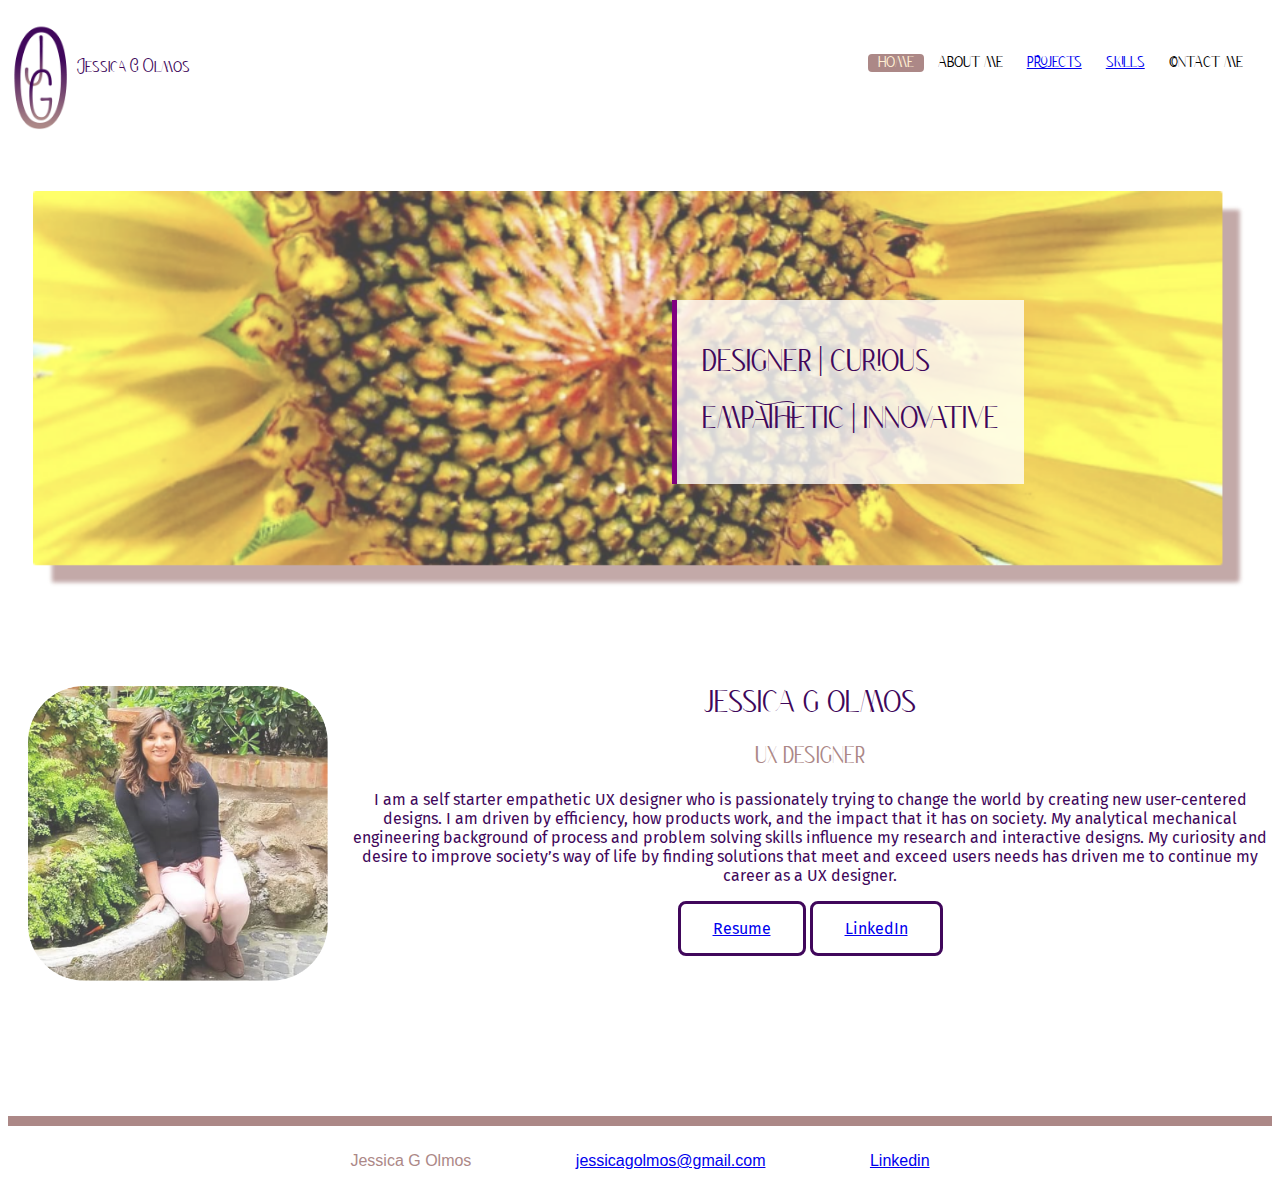
<file: index.html>
<!DOCTYPE html>
<html lang="en">
<head>
    <link href="css/style.css" rel="stylesheet" >
    <meta charset="UTF-8">
  
    <title>Jessica G Olmos</title>
      <link href="https://fonts.googleapis.com/css2?family=Fira+Sans:ital@1&display=swap" rel="stylesheet">
    <link rel="stylesheet" type="text/css" media="screen" href="Classy Brune Reg.css" />
    
</head>
<body>
    <Header class="navigation">
        <div class="inline-block logo">
            <img src="images/Logo.png">
            <div class="inline-block logotext">Jessica G Olmos</div>
        </div>
    
        <nav class="inline-block">
            <ul>
                <li style="background-color:#ac8887;color: #ffefd3; border-radius: 4px;" class="inline-block" >home</li>
                <li class="inline-block">about me</li>
                <li class="inline-block"><a href="Projects.html">projects</a></li>
                <li class="inline-block"><a href="myskills.html">skills</a></li>
                <li class="inline-block navHover"> contact me</li>
            </ul>
        </nav>      
    </Header>
    
   <section class="heroImg">
       <img src="images/Group 33.png" class="image1">
       <div class="headliner">
           <h1>designer | curious</h1>
           <h1>empathetic | innovative</h1>
        </div>
          </section>

   <section class="aboutme">
        <div class="profilepicture">
            <img src="images/Profile Picture.png" class="profilepic"> 
        </div>
       <div class="content">
            <h1>jessica g olmos<h1>
            <h2>ux designer</h2>
            <p>I am a self starter empathetic UX designer who is passionately trying to change the world by creating new user-centered designs.  I am driven by efficiency, how products work, and the impact that it has on society.    My analytical mechanical engineering background of process and problem solving skills influence my research and interactive designs. My curiosity and desire to improve society’s way of life by finding solutions that meet and exceed users needs has driven me to continue my career as a UX designer. 
            </p>
            <button class="resume"><a href="JGOResume.pdf">Resume</a></button class="linkedin">
            <button><a href= "https://www.linkedin.com/in/jessica-olmos/">LinkedIn</a>
            </button>
       </div>
    </section>

     <footer class="container">
       <ul class="footer-inline-block">
           <li class="footer-inline-block">Jessica G Olmos</li>
           <li class="footer-inline-block"><a href="mailto:jessicagolmos@gmail.com">jessicagolmos@gmail.com</a></li>
           <li class="footer-inline-block"> <a href= "http://www.linkedin.com/in/jessica-olmos">Linkedin</a></li>
       </ul>
    
   </footer>

  
</body>
</html>
</file>
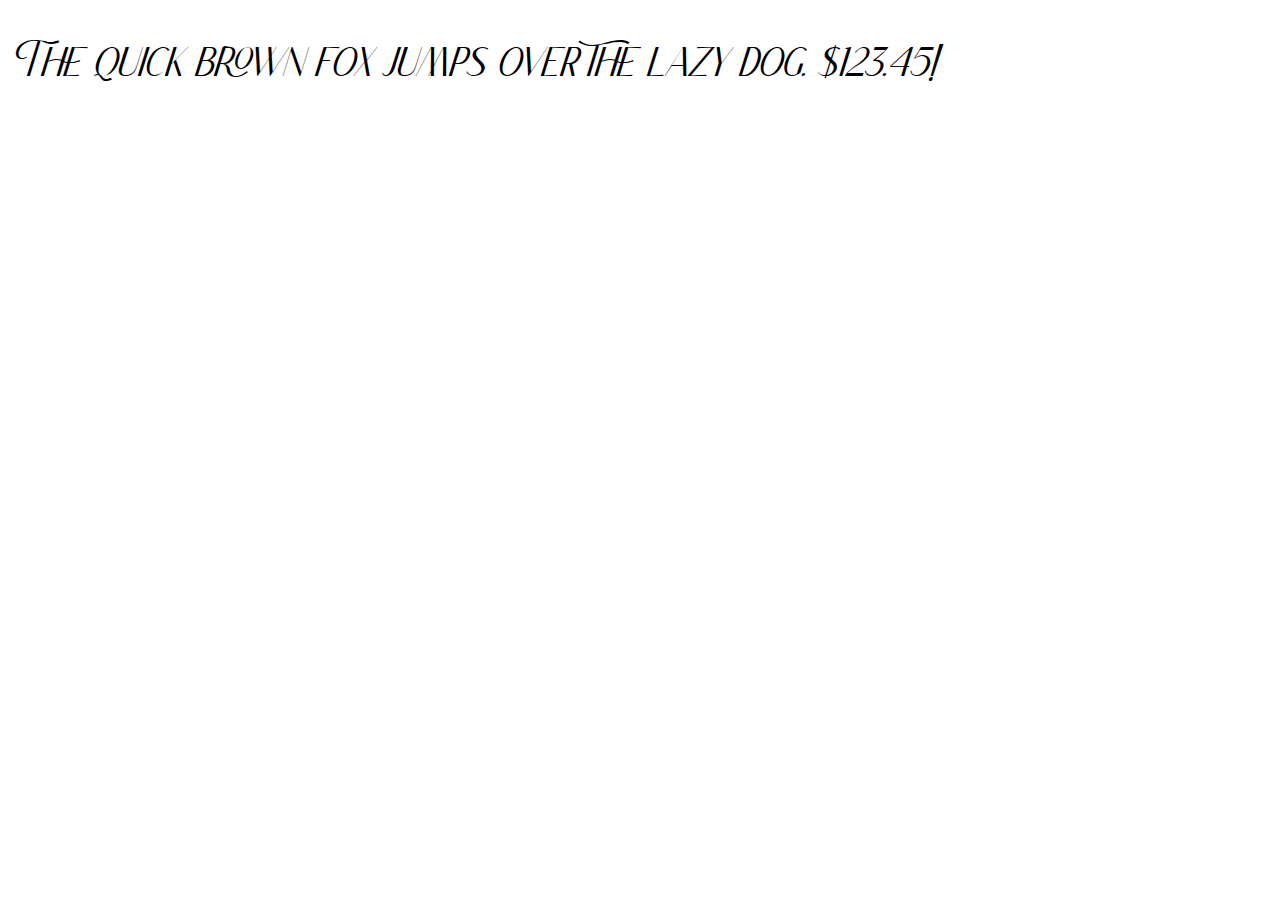
<file: Classy Brune Italic.html>
<!DOCTYPE html PUBLIC "-//W3C//DTD XHTML 1.0 Strict//EN" "http://www.w3.org/TR/xhtml1/DTD/xhtml1-strict.dtd">
<html lang="en" xml:lang="en" xmlns="http://www.w3.org/1999/xhtml">
<head>
<meta content="text/html; charset=utf-8" http-equiv="content-type"/>
<meta content="en-us" http-equiv="Content-Language"/>
<title>Classy Brune Italic - Web Font Specimen</title>
<link rel="stylesheet" type="text/css" media="screen" href="Classy Brune Italic.css" />
<style type="text/css" media="screen">
body { font-size: 42px; font-family: "ClassyBrune", Georgia; }
</style>
</head>
<body>
<p contenteditable="true">The quick brown fox jumps over the lazy dog. $123.45!</p>
</body>
</html>
</file>
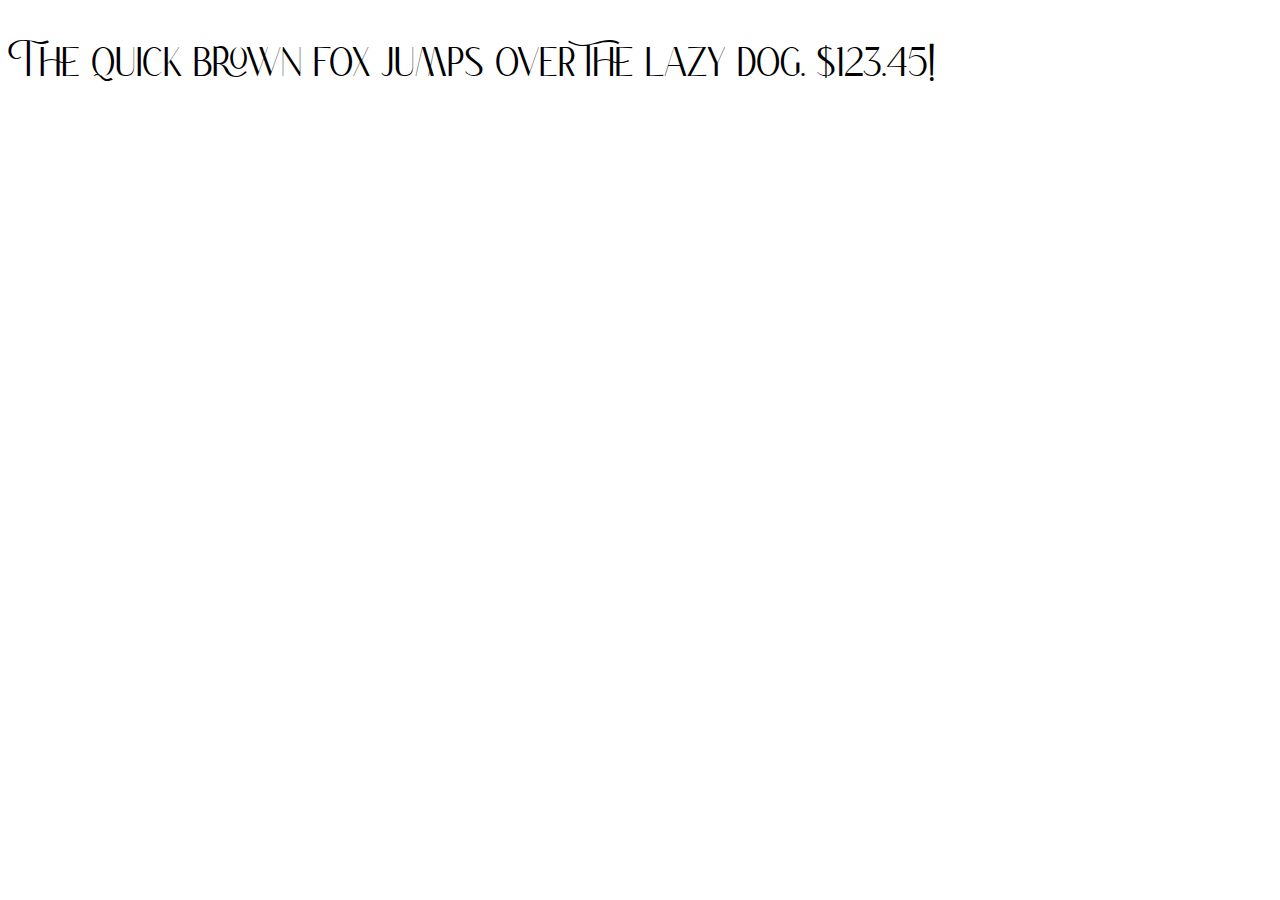
<file: Classy Brune Reg.html>
<!DOCTYPE html PUBLIC "-//W3C//DTD XHTML 1.0 Strict//EN" "http://www.w3.org/TR/xhtml1/DTD/xhtml1-strict.dtd">
<html lang="en" xml:lang="en" xmlns="http://www.w3.org/1999/xhtml">
<head>
<meta content="text/html; charset=utf-8" http-equiv="content-type"/>
<meta content="en-us" http-equiv="Content-Language"/>
<title>Classy Brune Regular - Web Font Specimen</title>
<link rel="stylesheet" type="text/css" media="screen" href="Classy Brune Reg.css" />
<style type="text/css" media="screen">
body { font-size: 42px; font-family: "ClassyBrune", Georgia; }
</style>
</head>
<body>
<p contenteditable="true">The quick brown fox jumps over the lazy dog. $123.45!</p>
</body>
</html>
</file>
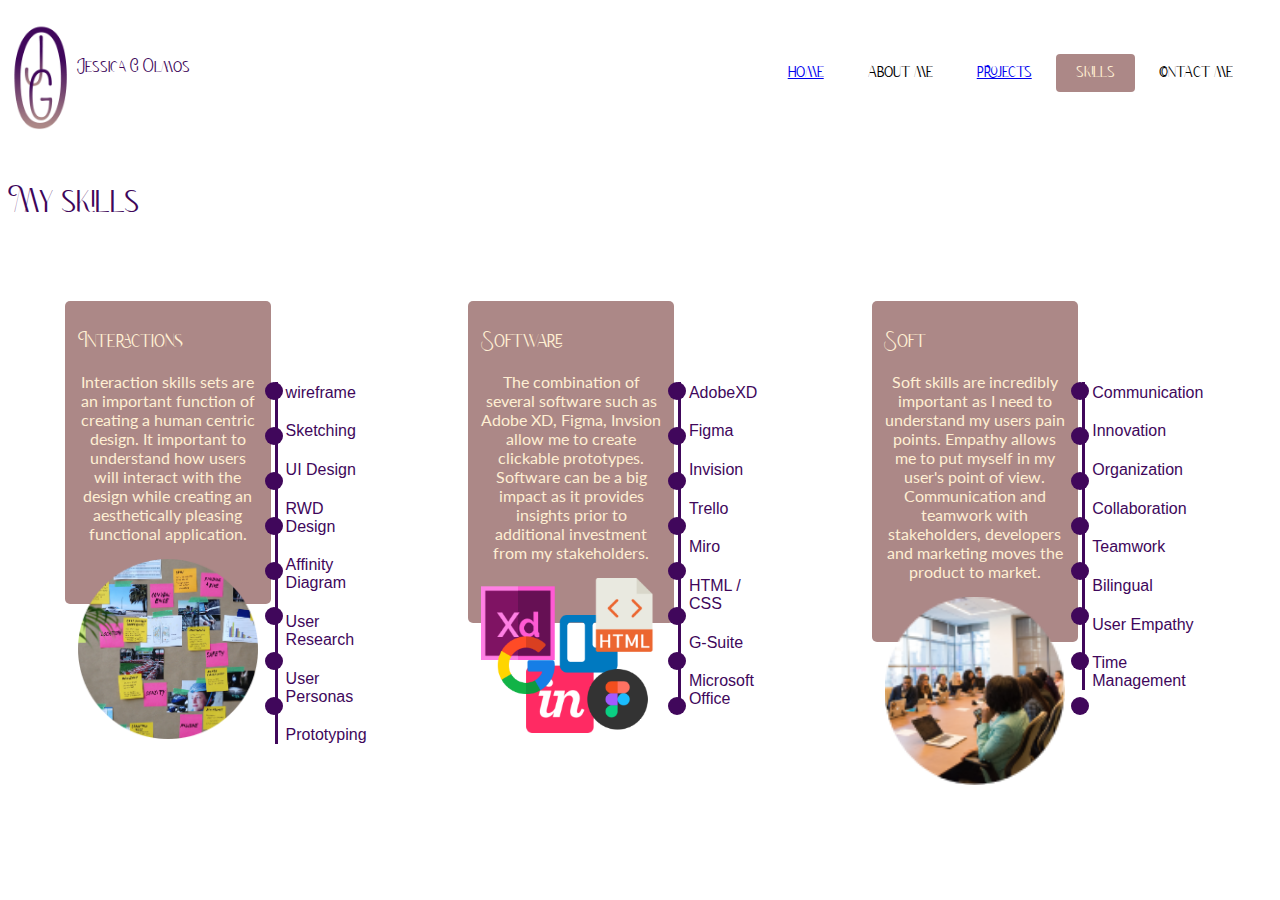
<file: myskills.html>
<!DOCTYPE html>
<html lang="en">
<head>
    <meta charset="UTF-8">
    <meta name="viewport" content="width=device-width, initial-scale=1.0">
    <link href="css/style2.css" rel="stylesheet" >
    <title>Jessica G Olmos</title>
    <link rel="preconnect" href="https://fonts.gstatic.com">
    <link href="https://fonts.googleapis.com/css2?family=Lato&display=swap" rel="stylesheet">
    <link rel="stylesheet" type="text/css" media="screen" href="Classy Brune Reg.css" />
    
</head>
<body>
    <Header class="navigation">
        <div class="inline-block logo">
            <img src="images/Logo.png">
            <div class="inline-block logotext">Jessica G Olmos</div>
        </div>
    
        <nav class="inline-block">
            <ul>
                <li class="inline-block navHover" ><a href= "index.html">home</a></li>
                <li class="inline-block navHover">about me</li>
                <li class="inline-block navHover"><a href="Projects.html">projects</a></li>
                <li style="background-color:#ac8887;color: #ffefd3; border-radius: 4px;" class="inline-block navHover">skills</li>
                <li class="inline-block navHover"> contact me</li>
            </ul>
        </nav>      
    </Header>
<!-- My Work Section Constructed using Css Grid> -->
    <section class="MySkills">
        <h1>My skills</h1>
        <div class="flexContainer">
            <div class="SkillGroup">
                <div class="left">
                    <div class="text">
                        <h3>Interactions</h3>
                        <p>Interaction skills sets are an important function of creating a human centric design.  It important to understand how users will interact with the design while creating an aesthetically pleasing functional application.</p> 
                    </div>
                  <img class="skillsImage" src="images/Interactions.png"> 
              </div>
              <div class="bullets">
                    <span class="dot"></span>
                    <span class="dot"></span>
                    <span class="dot"></span>
                    <span class="dot"></span>
                    <span class="dot"></span>
                    <span class="dot"></span>
                    <span class="dot"></span>
                    <span class="dot" style="margin-bottom: 0vh;"></span> 
              </div>
              <div class="right">
                    <ul class="skillsListBox">
                      <li class="skillsList">wireframe</li>
                      <li class="skillsList">Sketching</li>
                      <li class="skillsList">UI Design</li>
                      <li class="skillsList">RWD Design</li>
                      <li class="skillsList">Affinity Diagram</li>
                      <li class="skillsList">User Research</li>
                      <li class="skillsList"> User Personas </li>
                      <li class="skillsList"style="margin-bottom: 0px;">Prototyping</li>
                  </ul>

              </div>
            </div>
            <div class="SkillGroup">
                <div class="left">
                    <div class="text">
                        <h3>Software</h3>
                        <p>The combination of several software such as  Adobe XD, Figma, Invsion allow me to create clickable prototypes.  Software can be a big impact as it provides insights prior to additional investment from my stakeholders. <br>
                        </p> 
                    </div>
                  <img class="skillsImage" src="images/software2@2x.png"> 
              </div>
              <div class="bullets">
                    <span class="dot"></span>
                    <span class="dot"></span>
                    <span class="dot"></span>
                    <span class="dot"></span>
                    <span class="dot"></span>
                    <span class="dot"></span>
                    <span class="dot"></span>
                    <span class="dot" style="margin-bottom: 0vh;"></span> 
              </div>
              <div class="right">
                    <ul class="skillsListBox">
                      <li class="skillsList">AdobeXD</li>
                      <li class="skillsList">Figma</li>
                      <li class="skillsList">Invision</li>
                      <li class="skillsList">Trello</li>
                      <li class="skillsList">Miro</li>
                      <li class="skillsList">HTML / CSS</li>
                      <li class="skillsList">G-Suite </li>
                      <li class="skillsList"style="margin-bottom: 0px;">Microsoft Office</li>
                  </ul>

              </div>
            </div>
            <div class="SkillGroup">
                <div class="left">
                    <div class="text">
                        <h3>Soft</h3>
                        <p>Soft skills are incredibly important as I need to understand my users pain points.  Empathy allows me to put myself in my user's point of view. Communication and teamwork with stakeholders, developers and marketing moves the product to market. <br>
                        </p> 
                    </div>
                  <img class="skillsImage" src="images/Softskills.png"> 
              </div>
              <div class="bullets">
                    <span class="dot"></span>
                    <span class="dot"></span>
                    <span class="dot"></span>
                    <span class="dot"></span>
                    <span class="dot"></span>
                    <span class="dot"></span>
                    <span class="dot"></span>
                    <span class="dot" style="margin-bottom: 0vh;"></span> 
              </div>
              <div class="right">
                    <ul class="skillsListBox">
                      <li class="skillsList">Communication</li>
                      <li class="skillsList">Innovation</li>
                      <li class="skillsList">Organization</li>
                      <li class="skillsList">Collaboration</li>
                      <li class="skillsList">Teamwork</li>
                      <li class="skillsList">Bilingual</li>
                      <li class="skillsList">User Empathy</li>
                      <li class="skillsList"style="margin-bottom: 0px;">Time Management</li>
                  </ul>

              </div>
            </div>
    </section>
</body>
</html>
</file>
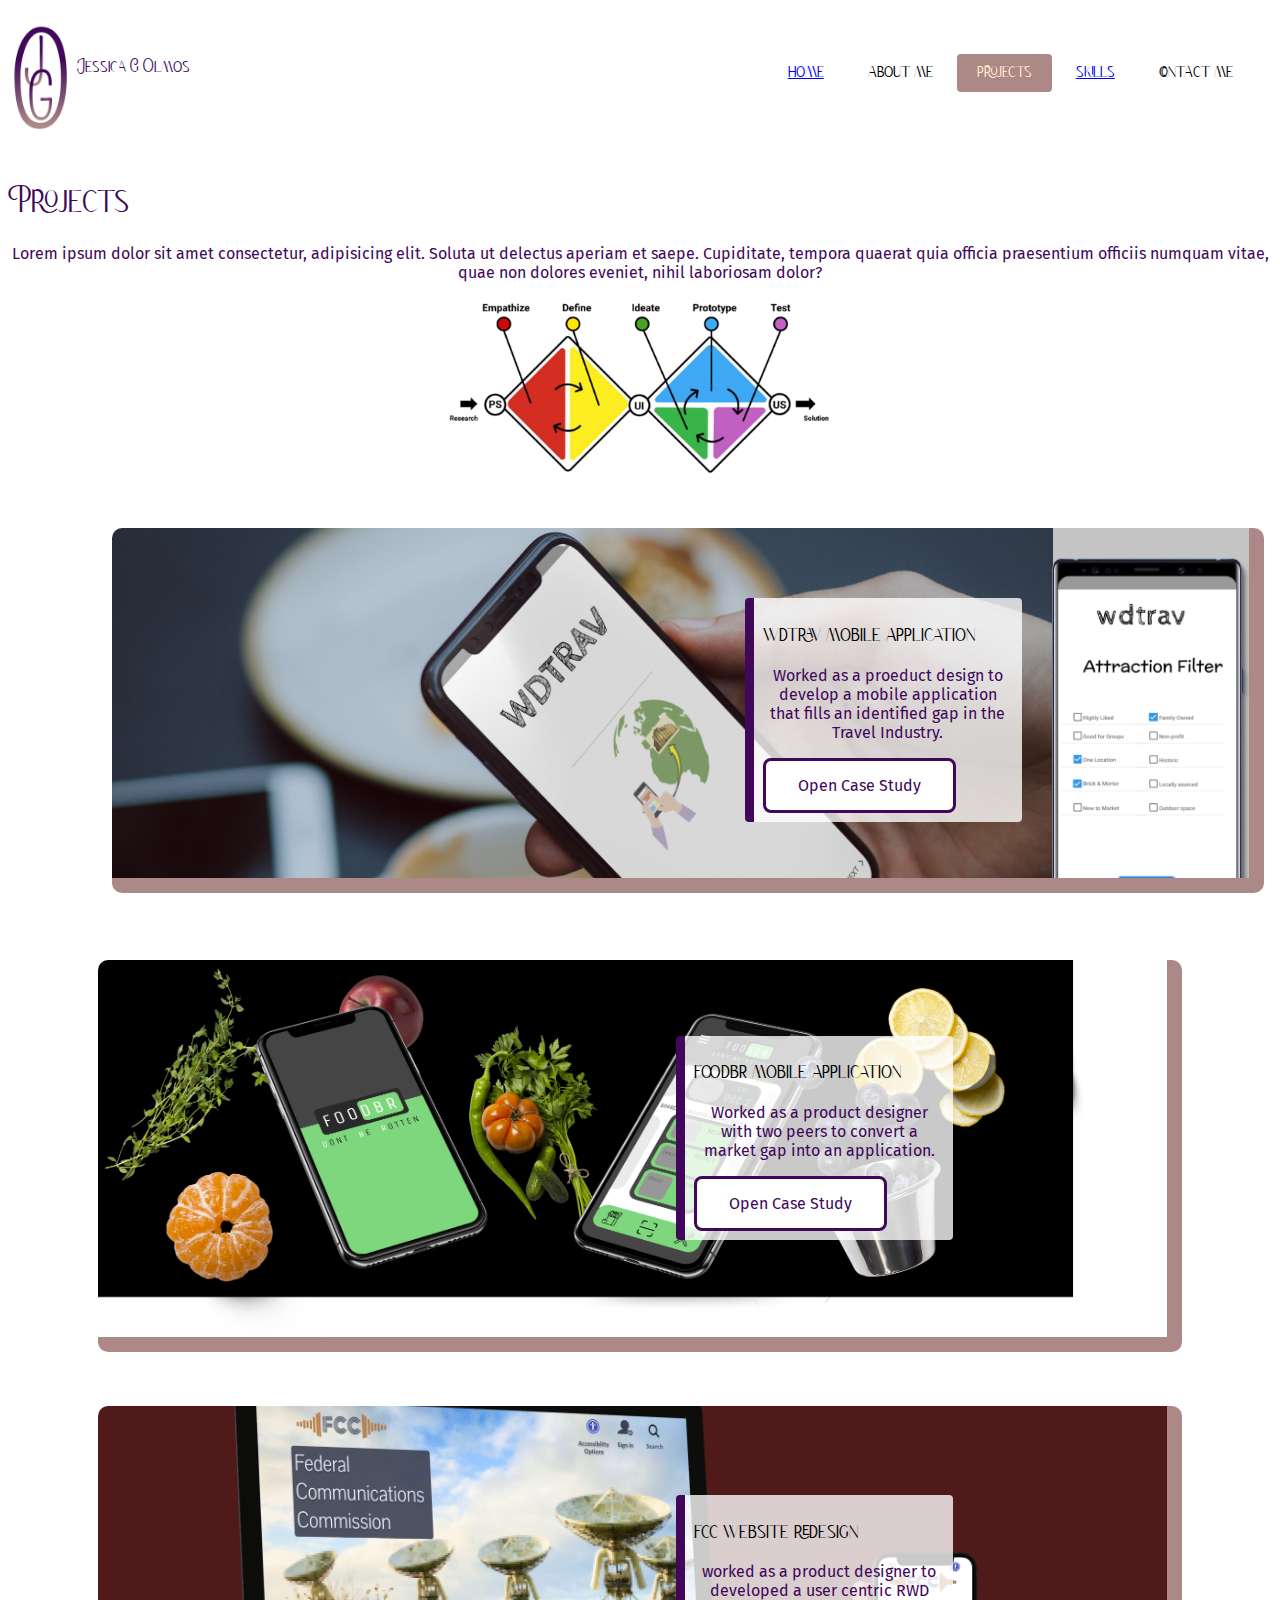
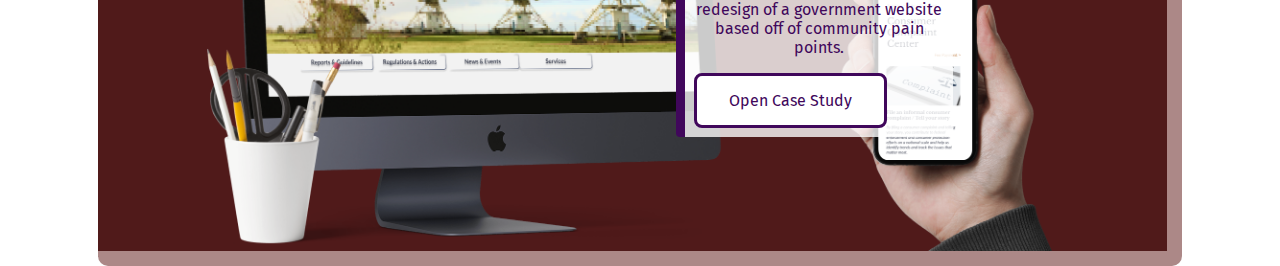
<file: Projects.html>
<!DOCTYPE html>
<html lang="en">
<head>
    <meta charset="UTF-8">
    <meta name="viewport" content="width=device-width, initial-scale=1.0">
    <link href="css/Projectstyle.css" rel="stylesheet" >
    <title>Jessica G Olmos</title>
      <link href="https://fonts.googleapis.com/css2?family=Fira+Sans:ital@1&display=swap" rel="stylesheet">
      <link rel="stylesheet" type="text/css" media="screen" href="Classy Brune Reg.css" />
    
</head>
<body>
    <Header class="navigation">
        <div class="inline-block logo">
            <img src="images/Logo.png">
            <div class="inline-block logotext">Jessica G Olmos</div>
        </div>
    
        <nav class="inline-block">
            <ul>
                <li class="inline-block navHover" ><a href= "index.html">home</a></li>
                <li class="inline-block navHover">about me</li>
                <li style="background-color:#ac8887;color: #ffefd3; border-radius: 4px;" class="inline-block navHover">projects</li>
                <li class="inline-block navHover"><a href="myskills.html">skills</a></li>
                <li class="inline-block navHover"> contact me</li>
            </ul>
        </nav>      
    </Header>
    
    <section>
        <h1>Projects</h1>
        <P>Lorem ipsum dolor sit amet consectetur, adipisicing elit. Soluta ut delectus aperiam et saepe. Cupiditate, tempora quaerat quia officia praesentium officiis numquam vitae, quae non dolores eveniet, nihil laboriosam dolor?</P>
        <img src="images/Image 1.png" style="display: flex; justify-content:center; margin: 0 auto; width: 30vw">
        <div class="workGrid">
            
            <div class="toprow workGridArea"> 
                <div class="projectText">
                    <h3>wdtrav mobile application</h3>
                    <p>Worked as a proeduct design to develop a mobile application that fills an identified gap in the Travel Industry.</p>
                    <button>Open Case Study</button>    
                </div>
            </div>
            

            <div class="secondrow workGridArea"> 
                <div class="projectText">
                    <h3>foodbr mobile application</h3>
                    <p>Worked as a product designer with two peers to convert a market gap into an application.</p>
                    <button>Open Case Study</button>    
                </div>
            </div>
            

            <div class="thirdrow workGridArea">
                <div class="projectText">
                    <h3>fcc website redesign</h3>
                    <p>worked as a product designer to developed a user centric RWD redesign of a government website based off of community pain points. </p>
                    <button>Open Case Study</button>    
                </div>
            </div>
            
        </div>

    </section>
</file>
<file: css/style.css>
.inline-block {
    display:inline-block;
    vertical-align: top;
  }

.logo{
    width: 23%;
    padding: 1px;
    vertical-align: top;
}
.logotext{
    font-family: 'ClassyBrune';
    src: url('Classy Brune Italic.eot'); /* IE9 Compat Modes */
    src: url('Classy Brune Italic.eot?#iefix') format('embedded-opentype'), /* IE6-IE8 */
         url('Classy Brune Italic.woff') format('woff'), /* Modern Browsers */
         url('Classy Brune Italic.ttf') format('truetype'); /* Safari, Android, iOS */
             font-style: normal;
    font-weight: normal;
    /* text-rendering: optimizeLegibility; */
    font-size: 44;
    color: #40075B;
    vertical-align: center;
    padding-top: 50px;
}
nav {
    width: 75%;
    margin-left: auto;
    text-align: right;
    font-family: 'ClassyBrune';
    vertical-align: center;
    padding-top: 30px;
}

ul {
    width: auto;
    margin-left: auto;
}

li{
    padding-left: 10px;
    padding-right: 10px;
}

li:hover{
    color: #AC8887;
    border-bottom: 3px solid #AC8887;
}
.heroImg{
    height: 450px;
    padding: 25px;
}

.image1{
    width: 100%;
    height: 400px;
}

.headliner {
    background-color: rgba(255, 255, 255, 0.788);
    border-left: 5px solid purple;
    position: absolute;
    align-items: center;
    right:20%;
    top: 300px;
    padding: 25px;
    max-width: 550px;
    z-index: 100;
    color:#40075B;
    display: absolute;
  }
  

.aboutme{
    width: 100%;
    padding: 0px;
    width: 100%;
    display: flex;
    /* flex-wrap: wrap; */
}

.profilepic{
   width: 300px;
   margin:20px;
}

.profilepicture{
    height: 15em;
    margin: 0 auto;
}
.content{
    height: 50vh;
    margin: 0 auto;
    text-align: center;
    /* padding: 60px; */
}
   
.wdtrav_notes{
    background-color: #ac8887;
}
footer{
    clear:inline-start;
    border-top:10px solid #ac8887;
    padding-top: 10px;
    padding-bottom: 10px;
  
}

.footer-inline-block {
    clear: both;
    display: inline-block;
    align-items: center;
    vertical-align: top;
    padding-right: 50px;
    padding-left: 50px;
    color: #ac8887;
    font-family: 'classy-brune-free-personal', sans-serif;

}
.container{
    width: 100%; 
    text-align: center;
    margin: auto;
}
h1{
    font-family: 'ClassyBrune';
    src: url('Classy Brune Italic.eot'); /* IE9 Compat Modes */
    src: url('Classy Brune Italic.eot?#iefix') format('embedded-opentype'), /* IE6-IE8 */
         url('Classy Brune Italic.woff') format('woff'), /* Modern Browsers */
         url('Classy Brune Italic.ttf') format('truetype'); /* Safari, Android, iOS */
             font-style: normal;
    font-weight: normal;
    /* text-rendering: optimizeLegibility; */
    font-size: 36;
    color: #40075B;
}

h2{
    font-size: 24;
    font-family: 'ClassyBrune';
    src: url('Classy Brune Italic.eot'); /* IE9 Compat Modes */
    src: url('Classy Brune Italic.eot?#iefix') format('embedded-opentype'), /* IE6-IE8 */
         url('Classy Brune Italic.woff') format('woff'), /* Modern Browsers */
         url('Classy Brune Italic.ttf') format('truetype'); /* Safari, Android, iOS */
             font-style: normal;
    font-weight: normal;
    /* text-rendering: optimizeLegibility; */
    color: #AC8887;
}

h3{
    font-size: 18;
    font-family: 'ClassyBrune';
    src: url('Classy Brune Italic.eot'); /* IE9 Compat Modes */
    src: url('Classy Brune Italic.eot?#iefix') format('embedded-opentype'), /* IE6-IE8 */
         url('Classy Brune Italic.woff') format('woff'), /* Modern Browsers */
         url('Classy Brune Italic.ttf') format('truetype'); /* Safari, Android, iOS */
             font-style: normal;
    font-weight: normal;
    /* text-rendering: optimizeLegibility; */
    color: #AC8887;
}
p {
    font-size: 18;
    font-family: 'Fira Sans', sans-serif;
    text-align: center;
    color: #40075B;
}

button{
    background-color: #ffffff; 
    border: 3px solid #40075B;
    color:#40075B;
    padding: 15px 32px;
    text-align: center;
    text-decoration: none;
    display: inline-block;
    font-size: 16px;
    border-radius: 8px;
    font-family: 'Fira Sans', sans-serif;
    font-style: normal;
}

button:hover{
    background-color: #FFEFD3;
}
</file>
<file: Classy Brune Reg.css>
/* Webfont: ClassyBrune-Regular */@font-face {
    font-family: 'ClassyBrune';
    src: url('Classy Brune Reg.eot'); /* IE9 Compat Modes */
    src: url('Classy Brune Reg.eot?#iefix') format('embedded-opentype'), /* IE6-IE8 */
         url('Classy Brune Reg.woff') format('woff'), /* Modern Browsers */
         url('Classy Brune Reg.ttf') format('truetype'); /* Safari, Android, iOS */
             font-style: normal;
    font-weight: normal;
    text-rendering: optimizeLegibility;
}
</file>
<file: Classy Brune Italic.css>
/* Webfont: ClassyBrune-Italic */@font-face {
    font-family: 'ClassyBrune';
    src: url('Classy Brune Italic.eot'); /* IE9 Compat Modes */
    src: url('Classy Brune Italic.eot?#iefix') format('embedded-opentype'), /* IE6-IE8 */
         url('Classy Brune Italic.woff') format('woff'), /* Modern Browsers */
         url('Classy Brune Italic.ttf') format('truetype'); /* Safari, Android, iOS */
             font-style: normal;
    font-weight: normal;
    text-rendering: optimizeLegibility;
}
</file>
<file: css/style2.css>
.inline-block {
    display:inline-block;
    vertical-align: top;
  }

.logo{
    width: 23%;
    padding: 1px;
    vertical-align: top;
}
.logotext{
    font-family: 'ClassyBrune';
    src: url('Classy Brune Italic.eot'); /* IE9 Compat Modes */
    src: url('Classy Brune Italic.eot?#iefix') format('embedded-opentype'), /* IE6-IE8 */
         url('Classy Brune Italic.woff') format('woff'), /* Modern Browsers */
         url('Classy Brune Italic.ttf') format('truetype'); /* Safari, Android, iOS */
             font-style: normal;
    font-weight: normal;
    /* text-rendering: optimizeLegibility; */
    font-size: 44;
    color: #40075B;
    vertical-align: center;
    padding-top: 50px;
}
nav {
    width: 75%;
    margin-left: auto;
    text-align: right;
    font-family: 'ClassyBrune';
    vertical-align: center;
    padding-top: 30px;
}

ul {
    width: auto;
    margin-left: auto;
    list-style: none;
}

li{
    padding-top: 10px;
    padding-right: 20px;
    padding-bottom: 10px;
    padding-left: 20px;
}

.navHover:hover{
    color: #AC8887;
    border-bottom: 3px solid #AC8887;
}


h1{
    font-family: 'ClassyBrune';
    src: url('Classy Brune Italic.eot'); /* IE9 Compat Modes */
    src: url('Classy Brune Italic.eot?#iefix') format('embedded-opentype'), /* IE6-IE8 */
         url('Classy Brune Italic.woff') format('woff'), /* Modern Browsers */
         url('Classy Brune Italic.ttf') format('truetype'); /* Safari, Android, iOS */
             font-style: normal;
    font-weight: normal;
    /* text-rendering: optimizeLegibility; */
    font-size: 36;
    color: #40075B;
}

h2{
    font-size: 24;
    font-family: 'ClassyBrune';
    src: url('Classy Brune Italic.eot'); /* IE9 Compat Modes */
    src: url('Classy Brune Italic.eot?#iefix') format('embedded-opentype'), /* IE6-IE8 */
         url('Classy Brune Italic.woff') format('woff'), /* Modern Browsers */
         url('Classy Brune Italic.ttf') format('truetype'); /* Safari, Android, iOS */
             font-style: normal;
    font-weight: normal;
    /* text-rendering: optimizeLegibility; */
    color: #AC8887;
}

h3{
    font-size: 18;
    font-family: 'ClassyBrune';
    src: url('Classy Brune Italic.eot'); /* IE9 Compat Modes */
    src: url('Classy Brune Italic.eot?#iefix') format('embedded-opentype'), /* IE6-IE8 */
         url('Classy Brune Italic.woff') format('woff'), /* Modern Browsers */
         url('Classy Brune Italic.ttf') format('truetype'); /* Safari, Android, iOS */
             font-style: normal;
    font-weight: normal;
    /* text-rendering: optimizeLegibility; */;
}
p {
    font-size: 18;
    font-family: 'Lato', sans-serif;
    text-align: center;
}

button{
    background-color: #ffffff; 
    border: 3px solid #40075B;
    color:#40075B;
    padding: 15px 32px;
    text-align: center;
    text-decoration: none;
    display: inline-block;
    font-size: 16px;
    border-radius: 8px;
    font-family: 'Lato', sans-serif;
    font-style: normal;
}

button:hover{
    background-color: #FFEFD3;
}

.flexContainer{
    display: flex;
    padding: 3vh;
    flex-direction: row;
    
}

.SkillGroup{
    color: #FFEFD3;
    margin: 30px;
    width: 33%;
    align-content: flex-start;
    align-items: flex-start;
    /* border: 3px solid purple; */
    display: flex;
    flex-direction: row;

}

.left{
    align-items: center;
    justify-content: center;
    width: 60%;
    display: flex;
    flex-direction: column;
    grid-area: left;
}
.text{
    background-color: #AC8887;
    color: #FFEFD3;
    padding: 1vw;
    align-content: flex-start;
    align-items: flex-start;
    justify-content: start;
    border-radius: 5px;
    padding-bottom: 5vh;
    text-align: start;
    grid-area: text;


}
.skillsImage{
    width:20vh; 
    /* align-items: flex-end;
    justify-content: flex-end; */
    margin-top: -5vh;

}
.right{
    margin-top: 9vh;
    width: 30%;
    border-left: .25vw solid #40075B;
    display: flex;
    flex-direction: row;
    align-content: flex-start;
    margin-left: -.6vw;
    align-items:stretch ; 
    grid-area: right;
}
.bullets {
    display: flex;
    margin-top:7vh;
    padding-top: 2vh;
    flex-direction: column;
    margin-bottom:7vh;
    height: 100%;
    grid-area: bullets;
}
.dot{

    height: 2vh;
    width: 2vh;
    background-color: #40075B;
    border-radius: 50%;
    display:flex; 
    margin-bottom: 3vh;
    margin-left: -.5vw;
}

.skillsListBox{
    Margin-top: 0;
    padding:0px;
    margin-bottom: 0px;
}
.skillsList{
    font-size: 18;
    font-family: 'Fira Sans', sans-serif;
    text-align: left;
    color: #40075B;
    padding-left: .6vw;
    margin-bottom: 2.1vh;
    padding-bottom: 0px;
    padding-top: .2vh;
    /* margin-left: -8px; */
    /* border-left: .25vw solid #40075B; */
    /* padding-left: 2vh; */
}





@media only screen and (max-width: 600px) {
    .flexContainer{
        margin: 0px 5%;
        display: flex;
        flex-direction: column;
    }

    .SkillGroup{
        margin: 0 5%;
        display: grid;
        grid-template-rows: 2;
        grid-template-areas: 2;
        grid-template-areas: 
        "left left"
        "bullets right";
        width: 100%
    }

    .left{
        width: 100%;
    }

    .right{
        margin-top: 2vh;
        width:80%;
        border-left: none;
        display: grid;
        align-content: flex-start;
        margin-left: -2vw;
        align-content: flex-start;
        grid-area: right;
    }
    .bullets {
        display: grid;
        justify-content: flex-end;
        align-content: flex-start;
        margin-top:0vh;
        flex-direction: column;
        height: 255px;
        grid-area: bullets;
     
    }
    .dot{
    
        height: 2vh;
        width: 2vh;
        background-color: #40075B;
        border-radius: 50%;
        display:grid;
          /* margin-bottom: 2.5vh; */
        justify-content: flex-end;
        align-content: center;
    }
    
    .skillsListBox{
        Margin-top: 0;
        padding-left:15px;
        margin-bottom: 3px;
        height: 255px;
        align-content: center;
    }
    .skillsList{
        font-size: 18;
        font-family: 'Fira Sans', sans-serif;
        text-align: left;
        color: #40075B;
        padding-left: .6vw;
        padding-bottom: 0px;
        padding-top: .0vh;

}
</file>
<file: css/Projectstyle.css>
.inline-block {
    display:inline-block;
    vertical-align: top;
  }

.logo{
    width: 23%;
    padding: 1px;
    vertical-align: top;
}
.logotext{
    font-family: 'ClassyBrune';
    src: url('Classy Brune Italic.eot'); /* IE9 Compat Modes */
    src: url('Classy Brune Italic.eot?#iefix') format('embedded-opentype'), /* IE6-IE8 */
         url('Classy Brune Italic.woff') format('woff'), /* Modern Browsers */
         url('Classy Brune Italic.ttf') format('truetype'); /* Safari, Android, iOS */
             font-style: normal;
    font-weight: normal;
    /* text-rendering: optimizeLegibility; */
    font-size: 44;
    color: #40075B;
    vertical-align: center;
    padding-top: 50px;
}
nav {
    width: 75%;
    margin-left: auto;
    text-align: right;
    font-family: 'ClassyBrune';
    vertical-align: center;
    padding-top: 30px;
}

ul {
    width: auto;
    margin-left: auto;
}

li{
    padding-top: 10px;
    padding-right: 20px;
    padding-bottom: 10px;
    padding-left: 20px;
}

.navHover:hover{
    color: #AC8887;
    border-bottom: 3px solid #AC8887;
}



h1{
    font-family: 'ClassyBrune';
    src: url('Classy Brune Italic.eot'); /* IE9 Compat Modes */
    src: url('Classy Brune Italic.eot?#iefix') format('embedded-opentype'), /* IE6-IE8 */
         url('Classy Brune Italic.woff') format('woff'), /* Modern Browsers */
         url('Classy Brune Italic.ttf') format('truetype'); /* Safari, Android, iOS */
             font-style: normal;
    font-weight: normal;
    /* text-rendering: optimizeLegibility; */
    font-size: 36;
    color: #40075B;
}

h2{
    font-size: 24;
    font-family: 'ClassyBrune';
    src: url('Classy Brune Italic.eot'); /* IE9 Compat Modes */
    src: url('Classy Brune Italic.eot?#iefix') format('embedded-opentype'), /* IE6-IE8 */
         url('Classy Brune Italic.woff') format('woff'), /* Modern Browsers */
         url('Classy Brune Italic.ttf') format('truetype'); /* Safari, Android, iOS */
             font-style: normal;
    font-weight: normal;
    /* text-rendering: optimizeLegibility; */
    color: #AC8887;
}

h3{
    font-size: 18;
    font-family: 'ClassyBrune';
    src: url('Classy Brune Italic.eot'); /* IE9 Compat Modes */
    src: url('Classy Brune Italic.eot?#iefix') format('embedded-opentype'), /* IE6-IE8 */
         url('Classy Brune Italic.woff') format('woff'), /* Modern Browsers */
         url('Classy Brune Italic.ttf') format('truetype'); /* Safari, Android, iOS */
             font-style: normal;
    font-weight: normal;
    /* text-rendering: optimizeLegibility; */;
}
p {
    font-size: 18;
    font-family: 'Fira Sans', sans-serif;
    text-align: center;
    color: #40075B;
}

button{
    background-color: #ffffff; 
    border: 3px solid #40075B;
    color:#40075B;
    padding: 15px 32px;
    text-align: center;
    text-decoration: none;
    display: inline-block;
    font-size: 16px;
    border-radius: 8px;
    font-family: 'Fira Sans', sans-serif;
    font-style: normal;
}

button:hover{
    background-color: #FFEFD3;
}

.workGrid{
    margin: 10px 5%;
    display: grid; 
    min-height: 500px;
    height: 150vh;
    grid-template-rows: 33% 33% 33%;
    grid-template-areas: 
    'toprow' 
    'secondrow'
    'thirdrow'
}

.projectimage{
    height: 10vh;

}

.toprow{
    grid-area: toprow;
    background-image:url("../images/WDTRAVimage.png");
    margin: 4.5vh;
    width: 100%;
    border-right: 15px solid #AC8887;
    border-bottom: 15px solid #AC8887
}

.projectText{
    border-left: 1vh solid #40075B;
    background-color: rgba(255, 255, 255, 0.788);;
    position: absolute;
    right: 20%;
    top: 20%;
    padding: 1vh;
    max-width: 250px;
    z-index: 75;
    border-radius: 4px;
}

.secondrow{
    grid-area: secondrow;
    background-image: url("../images/FooDBR.png");
    margin: 3vh;

    border-right: 15px solid #AC8887;
    border-bottom: 15px solid #AC8887
}

.thirdrow{
    grid-area: thirdrow;
    background-image: url("../images/FCC_mockupcollection.png");
    border-right: 15px solid #AC8887;
    border-bottom: 15px solid #AC8887;
    margin: 3vh;
    height: 100%;
}

.workGridArea {
    background-position: center;
    background-repeat: no-repeat;
    background-size: cover;
    align-items: center;
    display: flex;
    position: relative;
    border-radius: 10px;
    /* border-right: 15px solid #AC8887;
    border-bottom: 15px solid #AC8887; */
  }

  @media only screen and (max-width: 600) {
      .workGrid{
          margin: 0px 5%;
          display: grid;
          grid-template-columns: 1fr 1fr 1fr;
      }
  }
</file>
